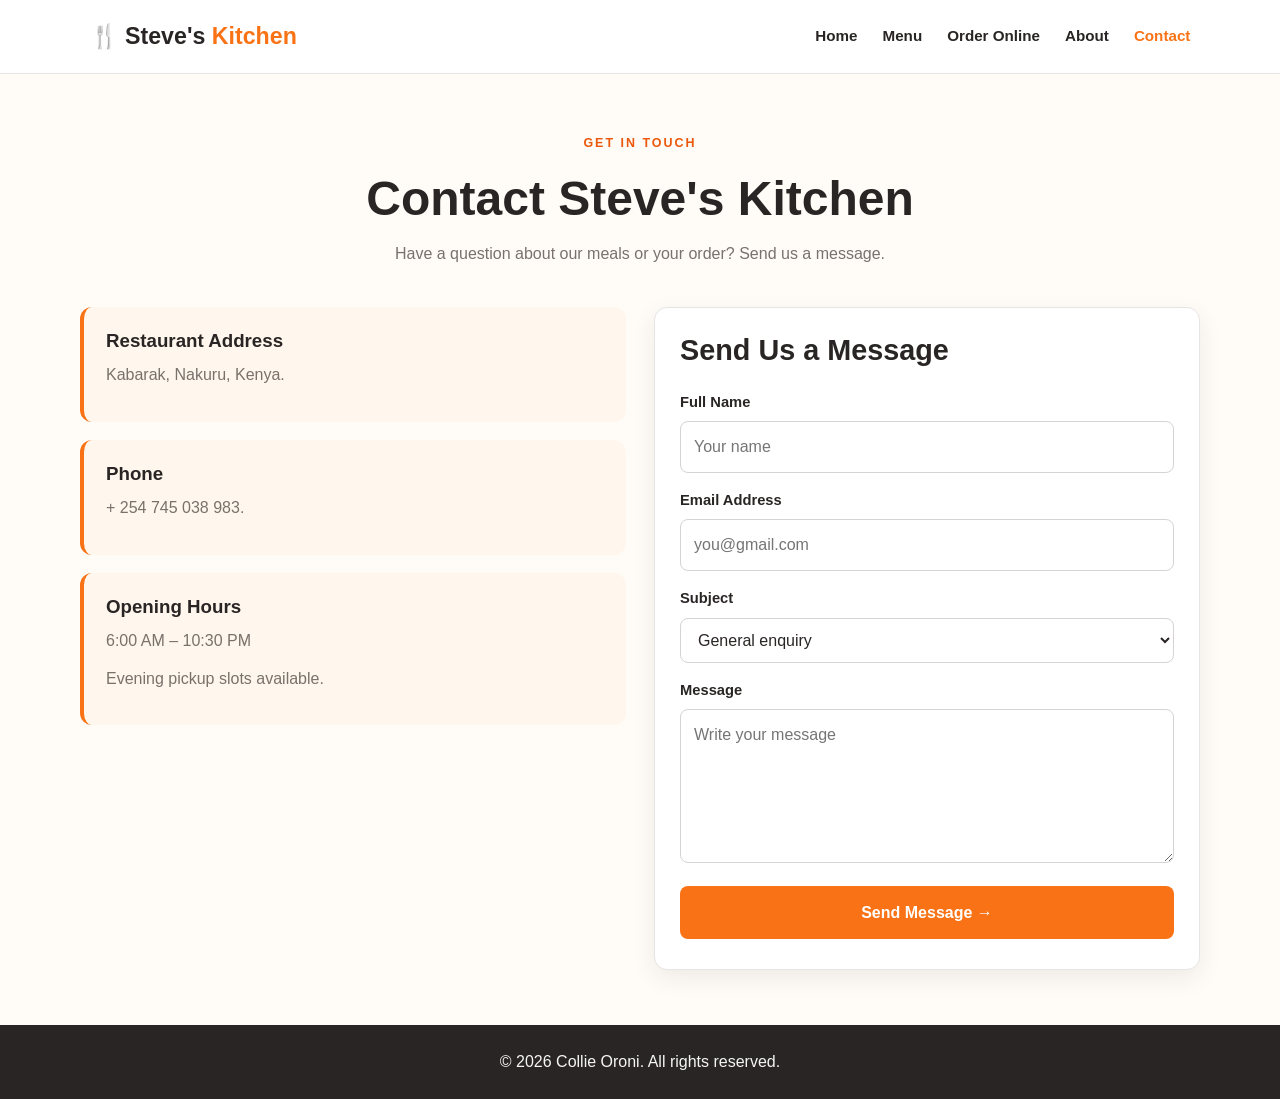
<file: contact.html>
<!DOCTYPE html>
<html lang="en">
<head>
  <meta charset="UTF-8">
  <meta name="viewport" content="width=device-width, initial-scale=1.0">
  <title>Contact Us | Steve's Kitchen</title>
  <link rel="stylesheet" href="assets/style.css">
</head>
<body>
  <header class="site-header">
    <a class="logo" href="index.html">🍴 Steve's <b>Kitchen</b></a>
    <nav id="nav">
      <a href="index.html">Home</a>
      <a href="menu.html">Menu</a>
      <a href="order.html">Order Online</a>
      <a href="about.html">About</a>
      <a class="active" href="contact.html">Contact</a>
    </nav>
    <button class="nav-toggle" onclick="toggleNav()">☰</button>
  </header>

  <main class="page-wrap">
    <div class="page-intro">
      <span class="eyebrow">GET IN TOUCH</span>
      <h1>Contact Steve's Kitchen</h1>
      <p>Have a question about our meals or your order? Send us a message.</p>
    </div>

    <div class="contact-layout">
      <section class="contact-details">
        <article class="contact-item">
          <h3>Restaurant Address</h3>
          <p>Kabarak, Nakuru, Kenya.</p>
        </article>

        <article class="contact-item">
          <h3>Phone</h3>
          <p>+ 254 745 038 983.</p>
        </article>

        <article class="contact-item">
          <h3>Opening Hours</h3>
          <p> 6:00 AM – 10:30 PM</p>
          <p>Evening pickup slots available.</p>
        </article>
      </section>

      <section class="panel">
        <h2>Send Us a Message</h2>
        <form onsubmit="contactSubmit(event)">
          <label for="name">Full Name</label>
          <input id="name" name="name" required placeholder="Your name">

          <label for="email">Email Address</label>
          <input id="email" name="email" type="email"
                 required placeholder="you@gmail.com">

          <label for="subject">Subject</label>
          <select id="subject" name="subject">
            <option>General enquiry</option>
            <option>Question about an order</option>
            <option>Booking enquiry</option>
            <option>Feedback</option>
          </select>

          <label for="message">Message</label>
          <textarea id="message" name="message" rows="5"
                    required placeholder="Write your message"></textarea>

          <button class="btn btn-primary full-width" type="submit">
            Send Message →
          </button>

          <div id="contact-message" class="notice" role="status" hidden></div>
        </form>
      </section>
    </div>
  </main>

 <footer>
    <p>&copy; 2026 Collie Oroni. All rights reserved.</p>
</footer>
  <script src="assets/script.js"></script>
</body>
</html>
</file>
<file: assets/style.css>
/* =====================================
   STEVE'S KITCHEN - MAIN STYLESHEET
   ===================================== */

/* 1. Global Styles */
:root {
  --primary: #F97316;
  --primary-dark: #EA580C;
  --secondary: #FFF7ED;
  --accent: #FDBA74;
  --text: #292524;
  --muted: #78716C;
  --background: #FFFCF8;
  --white: #FFFFFF;
  --border: #E7E5E4;
  --shadow: 0 8px 25px rgba(41, 37, 36, 0.08);
}

* {
  margin: 0;
  padding: 0;
  box-sizing: border-box;
}

html {
  scroll-behavior: smooth;
}

body {
  font-family: Arial, Helvetica, sans-serif;
  background: var(--background);
  color: var(--text);
  line-height: 1.6;
}

img {
  display: block;
  max-width: 100%;
}

a {
  text-decoration: none;
  color: inherit;
}

button,
input,
textarea,
select {
  font: inherit;
}

button {
  cursor: pointer;
}

h1,
h2,
h3 {
  line-height: 1.25;
}

p {
  color: var(--muted);
  margin-bottom: 12px;
}

/* 2. Header and Navigation */
.site-header {
  display: flex;
  align-items: center;
  justify-content: space-between;
  gap: 25px;
  padding: 18px 7%;
  background: var(--white);
  border-bottom: 1px solid var(--border);
  position: sticky;
  top: 0;
  z-index: 1000;
}

.logo {
  font-size: 1.45rem;
  font-weight: 800;
  color: var(--text);
  white-space: nowrap;
}

.logo b {
  color: var(--primary);
}

.site-header nav {
  display: flex;
  align-items: center;
  gap: 25px;
}

.site-header nav a {
  font-size: 0.95rem;
  font-weight: 600;
  transition: color 0.2s ease;
}

.site-header nav a:hover,
.site-header nav a.active {
  color: var(--primary);
}

.nav-toggle {
  display: none;
  border: none;
  background: var(--secondary);
  color: var(--text);
  padding: 8px 12px;
  border-radius: 8px;
  font-size: 1.4rem;
}

/* 3. Buttons */
.btn {
  display: inline-block;
  padding: 12px 22px;
  border: 2px solid transparent;
  border-radius: 8px;
  font-weight: 700;
  text-align: center;
  transition: background 0.2s, transform 0.2s;
  margin: 5px 5px 5px 0;
}

.btn:hover {
  transform: translateY(-2px);
}

.btn-primary {
  background: var(--primary);
  color: var(--white);
}

.btn-primary:hover {
  background: var(--primary-dark);
}

.btn-outline {
  border-color: var(--primary);
  color: var(--primary);
  background: var(--white);
}

.btn-outline:hover {
  background: var(--secondary);
}

.full-width {
  width: 100%;
  margin-top: 15px;
}

.add-btn {
  display: block;
  width: 100%;
  border: none;
  border-radius: 0 0 12px 12px;
  padding: 13px;
  background: var(--primary);
  color: var(--white);
  font-weight: 700;
  transition: background 0.2s;
}

.add-btn:hover {
  background: var(--primary-dark);
}

.text-link {
  color: var(--primary-dark);
  font-weight: 700;
}

.text-link:hover {
  text-decoration: underline;
}

/* 4. Home Page Hero */
.hero {
  display: grid;
  grid-template-columns: 1fr 1fr;
  align-items: center;
  gap: 45px;
  padding: 65px 7%;
  background: var(--secondary);
}

.hero-copy {
  max-width: 580px;
}

.eyebrow {
  display: inline-block;
  color: var(--primary-dark);
  font-size: 0.78rem;
  font-weight: 800;
  letter-spacing: 2px;
  margin-bottom: 15px;
}

.hero h1,
.about-hero h1 {
  font-size: clamp(2.5rem, 5vw, 4.2rem);
  margin-bottom: 20px;
}

.hero h1 em,
.about-hero h1 em {
  color: var(--primary);
  font-style: normal;
}

.hero-copy > p {
  margin-bottom: 20px;
}

.hero-image img {
  width: 100%;
  height: 420px;
  object-fit: cover;
  border-radius: 20px;
  box-shadow: var(--shadow);
}

/* 5. Sections and Headings */
.section {
  padding: 65px 7%;
}

.section-heading {
  display: flex;
  justify-content: space-between;
  align-items: center;
  gap: 20px;
  margin-bottom: 30px;
}

.section-heading h2,
.panel h2 {
  font-size: 1.8rem;
}

.page-wrap {
  width: min(1120px, 90%);
  margin: auto;
  padding: 55px 0;
}

.page-intro {
  text-align: center;
  margin-bottom: 40px;
}

.page-intro h1 {
  font-size: clamp(2rem, 4vw, 3rem);
  margin-bottom: 12px;
}

.page-intro p {
  max-width: 650px;
  margin: 0 auto;
}

/* 6. Food Cards and Grids */
.food-grid,
.menu-grid {
  display: grid;
  grid-template-columns: repeat(3, minmax(0, 1fr));
  gap: 25px;
}

.food-card {
  background: var(--white);
  border: 1px solid var(--border);
  border-radius: 13px;
  overflow: hidden;
  box-shadow: var(--shadow);
  transition: transform 0.25s ease;
}

.food-card:hover {
  transform: translateY(-5px);
}

.food-card > img {
  width: 100%;
  height: 220px;
  object-fit: cover;
}

.food-info {
  display: flex;
  align-items: center;
  justify-content: space-between;
  gap: 12px;
  padding: 18px 18px 10px;
}

.food-info h3 {
  font-size: 1.02rem;
}

.food-info strong {
  color: var(--primary-dark);
  white-space: nowrap;
}

.food-card > p {
  padding: 0 18px;
  font-size: 0.9rem;
}

.food-card .add-btn {
  margin-top: 8px;
}

.center-action {
  text-align: center;
  margin-top: 35px;
}

/* 7. Pickup Promotion Banner */
.pickup-banner {
  margin: 20px 7% 65px;
  padding: 40px 25px;
  text-align: center;
  border-radius: 16px;
  background: var(--text);
  color: var(--white);
}

.pickup-banner h2 {
  font-size: 2rem;
  margin-bottom: 12px;
}

.pickup-banner p {
  color: #E7E5E4;
}

/* 8. About Page */
.about-hero {
  display: grid;
  grid-template-columns: 1fr 1fr;
  align-items: center;
  gap: 45px;
}

.about-hero img {
  width: 100%;
  height: 420px;
  object-fit: cover;
  border-radius: 16px;
}

.values-grid {
  display: grid;
  grid-template-columns: repeat(3, 1fr);
  gap: 22px;
  margin-top: 55px;
}

.values-grid article {
  padding: 25px;
  border: 1px solid var(--border);
  border-radius: 12px;
  background: var(--white);
}

.values-grid h3 {
  color: var(--primary-dark);
  margin-bottom: 12px;
}

/* 9. Checkout and Contact Layouts */
.checkout-layout,
.contact-layout {
  display: grid;
  grid-template-columns: 1fr 1fr;
  gap: 28px;
  align-items: start;
}

.panel {
  padding: 25px;
  background: var(--white);
  border: 1px solid var(--border);
  border-radius: 13px;
  box-shadow: var(--shadow);
}

.panel h2 {
  margin-bottom: 22px;
}

.contact-details {
  display: grid;
  gap: 18px;
}

.contact-item {
  padding: 22px;
  border-radius: 12px;
  background: var(--secondary);
  border-left: 4px solid var(--primary);
}

.contact-item h3 {
  margin-bottom: 10px;
}

/* 10. Forms */
form label {
  display: block;
  font-weight: 700;
  font-size: 0.92rem;
  margin: 16px 0 7px;
}

input,
textarea,
select {
  width: 100%;
  padding: 12px 13px;
  border: 1px solid #D6D3D1;
  border-radius: 8px;
  background: var(--white);
  color: var(--text);
  outline: none;
}

input:focus,
textarea:focus,
select:focus {
  border-color: var(--primary);
  box-shadow: 0 0 0 3px rgba(249, 115, 22, 0.15);
}

textarea {
  resize: vertical;
}

.form-note {
  margin-top: 12px;
  font-size: 0.83rem;
}

.notice {
  margin-top: 15px;
  padding: 12px;
  background: var(--secondary);
  border-radius: 8px;
  color: var(--text);
  overflow-wrap: anywhere;
}

/* 11. Shopping Cart */
.cart-row {
  display: grid;
  grid-template-columns: minmax(0, 1fr) auto auto;
  align-items: center;
  gap: 12px;
  padding: 15px 0;
  border-bottom: 1px solid var(--border);
}

.cart-row > div:first-child {
  display: grid;
}

.cart-row small {
  color: var(--muted);
}

.cart-row > strong {
  font-size: 0.9rem;
  white-space: nowrap;
}

.qty-controls {
  display: flex;
  align-items: center;
  gap: 9px;
}

.qty-controls button {
  width: 28px;
  height: 28px;
  border: none;
  border-radius: 6px;
  background: var(--secondary);
  color: var(--primary-dark);
  font-weight: 800;
}

.qty-controls button:hover {
  background: var(--accent);
}

.cart-total {
  display: flex;
  justify-content: space-between;
  gap: 15px;
  margin: 20px 0;
  padding-top: 15px;
  border-top: 2px solid var(--border);
  font-size: 1.15rem;
}

.cart-total strong {
  color: var(--primary-dark);
}

.empty-cart {
  padding: 20px 0;
}

/* 12. Footer */
footer {
  padding: 24px 7%;
  background: var(--text);
  text-align: center;
}

footer p {
  color: #F5F5F4;
  margin: 0;
}

/* 13. Responsive Design */
@media (max-width: 900px) {
  .site-header {
    padding: 16px 5%;
  }

  .site-header nav {
    gap: 14px;
  }

  .hero,
  .about-hero {
    gap: 25px;
    padding: 45px 5%;
  }

  .section {
    padding: 45px 5%;
  }

  .food-grid,
  .menu-grid {
    grid-template-columns: repeat(2, minmax(0, 1fr));
  }

  .hero-image img,
  .about-hero img {
    height: 350px;
  }
}

@media (max-width: 650px) {
  .site-header {
    flex-wrap: wrap;
  }

  .nav-toggle {
    display: block;
  }

  .site-header nav {
    display: none;
    flex-direction: column;
    align-items: stretch;
    width: 100%;
    gap: 0;
    padding-top: 10px;
  }

  .site-header nav.open {
    display: flex;
  }

  .site-header nav a {
    padding: 12px 5px;
    border-top: 1px solid var(--border);
  }

  .hero,
  .about-hero,
  .checkout-layout,
  .contact-layout {
    grid-template-columns: 1fr;
  }

  .hero {
    padding: 40px 6%;
  }

  .hero h1,
  .about-hero h1 {
    font-size: 2.6rem;
  }

  .hero-image img,
  .about-hero img {
    height: 280px;
  }

  .food-grid,
  .menu-grid,
  .values-grid {
    grid-template-columns: 1fr;
  }

  .section-heading {
    align-items: flex-start;
    flex-direction: column;
  }

  .page-wrap {
    padding: 38px 0;
  }

  .pickup-banner {
    margin: 10px 5% 40px;
  }

  .panel {
    padding: 18px;
  }

  .cart-row {
    grid-template-columns: minmax(0, 1fr) auto;
  }

  .cart-row > strong {
    grid-column: 1 / -1;
    text-align: right;
  }
}
</file>
